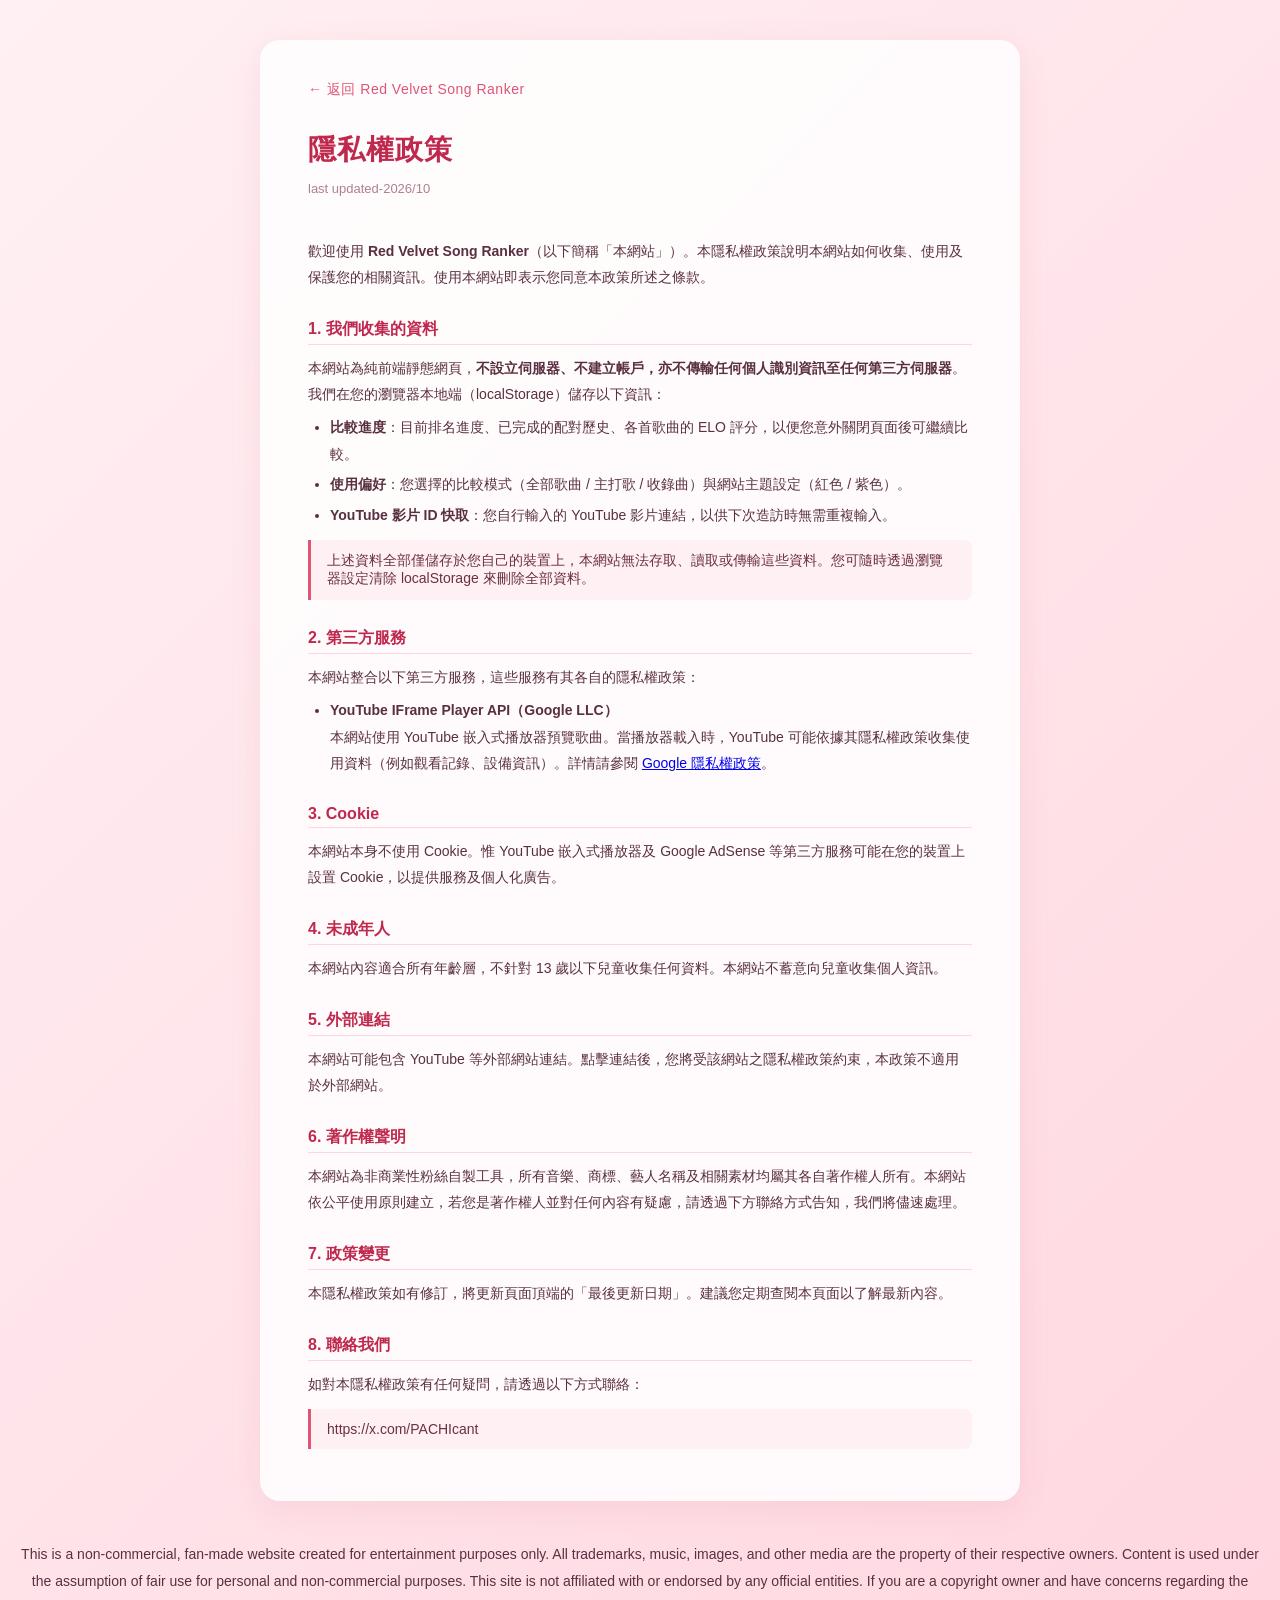
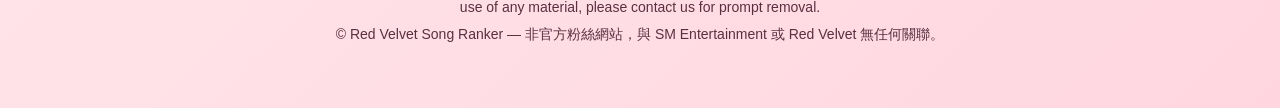
<file: privacy.html>
<!DOCTYPE html>
<html lang="zh-TW">
<head>
    <meta charset="UTF-8">
    <meta name="viewport" content="width=device-width, initial-scale=1.0">
    <meta name="description" content="Red Velvet Song Ranker 隱私權政策 — 了解本網站如何處理您的資料">
    <title>隱私權政策 — Red Velvet Song Ranker</title>
    <style>
        * { box-sizing: border-box; margin: 0; padding: 0; }
        body {
            font-family: 'Noto Sans TC', 'Microsoft JhengHei', sans-serif;
            background: linear-gradient(135deg, #fff0f3 0%, #ffe4ea 50%, #ffd6e0 100%);
            min-height: 100vh;
            color: #4a2030;
            padding: 40px 20px 60px;
        }
        .container {
            max-width: 760px;
            margin: 0 auto;
            background: rgba(255,255,255,0.85);
            border-radius: 20px;
            padding: 40px 48px;
            box-shadow: 0 8px 32px rgba(200,80,100,0.10);
        }
        .back-link {
            display: inline-block;
            margin-bottom: 32px;
            color: #e05575;
            text-decoration: none;
            font-size: 14px;
            letter-spacing: 0.5px;
        }
        .back-link:hover { text-decoration: underline; }
        h1 {
            font-size: 28px;
            color: #c0294e;
            margin-bottom: 8px;
            letter-spacing: 1px;
        }
        .updated {
            font-size: 13px;
            color: #b08090;
            margin-bottom: 36px;
        }
        h2 {
            font-size: 16px;
            color: #c0294e;
            margin: 28px 0 10px;
            padding-bottom: 4px;
            border-bottom: 1px solid #ffd6e0;
        }
        p, li {
            font-size: 14px;
            line-height: 1.9;
            color: #5a3040;
        }
        ul, ol {
            padding-left: 22px;
            margin-top: 6px;
        }
        li { margin-bottom: 4px; }
        .highlight-box {
            background: #fff0f3;
            border-left: 3px solid #e05575;
            border-radius: 0 8px 8px 0;
            padding: 12px 16px;
            margin: 12px 0;
            font-size: 14px;
            color: #6a3045;
        }
        footer {
            text-align: center;
            margin-top: 40px;
            font-size: 12px;
            color: #c090a0;
        }
        @media (max-width: 600px) {
            .container { padding: 28px 20px; }
            h1 { font-size: 22px; }
        }
    </style>
</head>
<body>
    <div class="container">
        <a class="back-link" href="ranking.html">← 返回 Red Velvet Song Ranker</a>

        <h1>隱私權政策</h1>
        <p class="updated">last updated-2026/10</p>

        <p>歡迎使用 <strong>Red Velvet Song Ranker</strong>（以下簡稱「本網站」）。本隱私權政策說明本網站如何收集、使用及保護您的相關資訊。使用本網站即表示您同意本政策所述之條款。</p>

        <h2>1. 我們收集的資料</h2>
        <p>本網站為純前端靜態網頁，<strong>不設立伺服器、不建立帳戶，亦不傳輸任何個人識別資訊至任何第三方伺服器</strong>。我們在您的瀏覽器本地端（localStorage）儲存以下資訊：</p>
        <ul>
            <li><strong>比較進度</strong>：目前排名進度、已完成的配對歷史、各首歌曲的 ELO 評分，以便您意外關閉頁面後可繼續比較。</li>
            <li><strong>使用偏好</strong>：您選擇的比較模式（全部歌曲 / 主打歌 / 收錄曲）與網站主題設定（紅色 / 紫色）。</li>
            <li><strong>YouTube 影片 ID 快取</strong>：您自行輸入的 YouTube 影片連結，以供下次造訪時無需重複輸入。</li>
        </ul>
        <div class="highlight-box">上述資料全部僅儲存於您自己的裝置上，本網站無法存取、讀取或傳輸這些資料。您可隨時透過瀏覽器設定清除 localStorage 來刪除全部資料。</div>

        <h2>2. 第三方服務</h2>
        <p>本網站整合以下第三方服務，這些服務有其各自的隱私權政策：</p>
        <ul>
            <li>
                <strong>YouTube IFrame Player API（Google LLC）</strong><br>
                本網站使用 YouTube 嵌入式播放器預覽歌曲。當播放器載入時，YouTube 可能依據其隱私權政策收集使用資料（例如觀看記錄、設備資訊）。詳情請參閱 <a href="https://policies.google.com/privacy" target="_blank" rel="noopener noreferrer">Google 隱私權政策</a>。
            </li>
            <!-- <li style="margin-top:10px;">
                <strong>Google AdSense（Google LLC）</strong><br>
                本網站可能顯示由 Google AdSense 提供的廣告。Google 可能使用 Cookie 及類似技術根據您的瀏覽行為提供個人化廣告。您可至 <a href="https://adssettings.google.com/" target="_blank" rel="noopener noreferrer">Google 廣告設定</a> 管理個人化廣告偏好。詳情請參閱 <a href="https://policies.google.com/technologies/ads" target="_blank" rel="noopener noreferrer">Google 廣告隱私權說明</a>。
            </li> -->
        </ul>

        <h2>3. Cookie</h2>
        <p>本網站本身不使用 Cookie。惟 YouTube 嵌入式播放器及 Google AdSense 等第三方服務可能在您的裝置上設置 Cookie，以提供服務及個人化廣告。</p>

        <h2>4. 未成年人</h2>
        <p>本網站內容適合所有年齡層，不針對 13 歲以下兒童收集任何資料。本網站不蓄意向兒童收集個人資訊。</p>

        <h2>5. 外部連結</h2>
        <p>本網站可能包含 YouTube 等外部網站連結。點擊連結後，您將受該網站之隱私權政策約束，本政策不適用於外部網站。</p>

        <h2>6. 著作權聲明</h2>
        <p>本網站為非商業性粉絲自製工具，所有音樂、商標、藝人名稱及相關素材均屬其各自著作權人所有。本網站依公平使用原則建立，若您是著作權人並對任何內容有疑慮，請透過下方聯絡方式告知，我們將儘速處理。</p>

        <h2>7. 政策變更</h2>
        <p>本隱私權政策如有修訂，將更新頁面頂端的「最後更新日期」。建議您定期查閱本頁面以了解最新內容。</p>

        <h2>8. 聯絡我們</h2>
        <p>如對本隱私權政策有任何疑問，請透過以下方式聯絡：</p>
        <div class="highlight-box">https://x.com/PACHIcant</div>
        
        <!-- <h2>9. 鼓勵</h2>
        <p>如果你喜歡這個互動網頁，歡迎請我喝一杯咖啡☕</p>
        <div> -->
            
        </div>

<footer>
        <p>
            This is a non-commercial, fan-made website created for entertainment purposes only.
            All trademarks, music, images, and other media are the property of their respective owners.
            Content is used under the assumption of fair use for personal and non-commercial purposes.
            This site is not affiliated with or endorsed by any official entities.
            If you are a copyright owner and have concerns regarding the use of any material, please contact us for prompt removal.
        </p>
            <p>© Red Velvet Song Ranker — 非官方粉絲網站，與 SM Entertainment 或 Red Velvet 無任何關聯。</p>
        </footer>
    </div>
</body>
</html>
</file>
